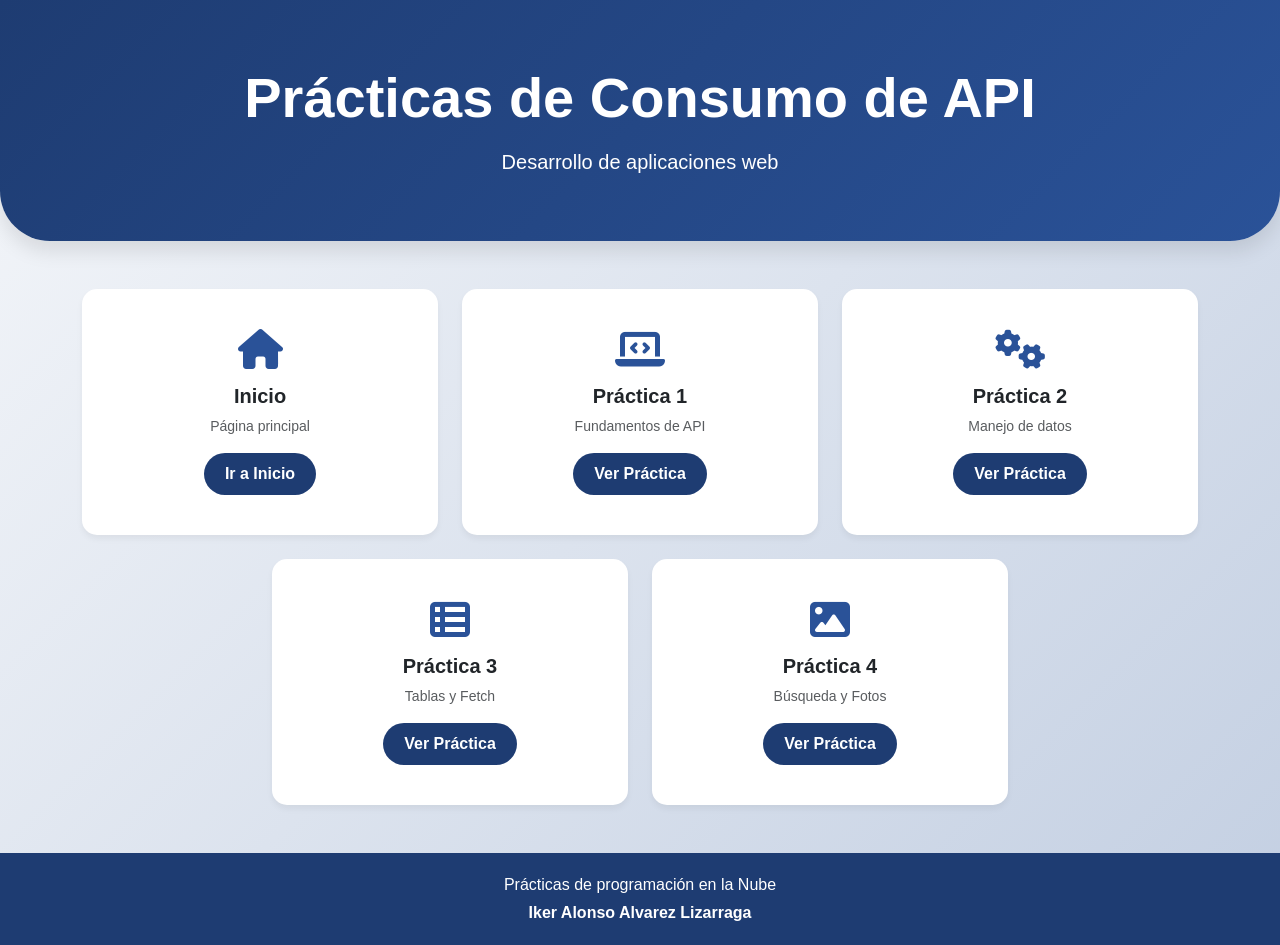
<file: index.html>
<!DOCTYPE html>
<html lang="es">
<head>
    <meta charset="UTF-8">
    <meta name="viewport" content="width=device-width, initial-scale=1.0">
    <title>Prácticas de Consumo de API</title>
    <!-- Bootstrap -->
    <link href="https://cdn.jsdelivr.net/npm/bootstrap@5.3.0/dist/css/bootstrap.min.css" rel="stylesheet">
    <!-- FontAwesome para los iconos -->
    <link rel="stylesheet" href="https://cdnjs.cloudflare.com/ajax/libs/font-awesome/6.4.0/css/all.min.css">
    
    <style>
        /* Estilos personalizados */
        body {
            background: linear-gradient(135deg, #f5f7fa 0%, #c3cfe2 100%);
            min-height: 100vh;
            display: flex;
            flex-direction: column;
            font-family: 'Segoe UI', Tahoma, Geneva, Verdana, sans-serif;
        }

        /* Encabezado estético */
        .hero-section {
            background: linear-gradient(135deg, #1e3c72 0%, #2a5298 100%);
            color: white;
            border-bottom-left-radius: 50px;
            border-bottom-right-radius: 50px;
            box-shadow: 0 10px 20px rgba(0,0,0,0.1);
            padding: 4rem 1rem;
        }

        /* Estilo de las tarjetas */
        .card-practica {
            border: none;
            border-radius: 15px;
            transition: all 0.3s ease;
            background-color: white;
            box-shadow: 0 4px 6px rgba(0,0,0,0.05);
        }

        .card-practica:hover {
            transform: translateY(-10px);
            box-shadow: 0 15px 30px rgba(0,0,0,0.15);
        }

        .card-icon {
            font-size: 2.5rem;
            color: #2a5298;
            margin-bottom: 15px;
        }

        .btn-custom {
            background-color: #1e3c72;
            color: white;
            border-radius: 30px;
            padding: 8px 20px;
            font-weight: 600;
            transition: background-color 0.3s;
        }

        .btn-custom:hover {
            background-color: #2a5298;
            color: white;
        }

        /* Footer siempre abajo */
        footer {
            margin-top: auto;
            background-color: #1e3c72;
            color: white;
            padding: 20px 0;
        }
    </style>
</head>
<body>

    <!-- Encabezado -->
    <header class="hero-section text-center">
        <div class="container">
            <h1 class="display-4 fw-bold mb-3">Prácticas de Consumo de API</h1>
            <p class="lead mb-0">Desarrollo de aplicaciones web</p>
        </div>
    </header>

    <!-- Contenedor principal con las tarjetas -->
    <main class="container my-5">
        <div class="row g-4 justify-content-center">

            <!-- Botón Inicio -->
            <div class="col-12 col-md-6 col-lg-4">
                <div class="card card-practica text-center h-100 p-4">
                    <div class="card-body d-flex flex-column align-items-center justify-content-center">
                        <i class="fa-solid fa-house card-icon"></i>
                        <h5 class="card-title fw-bold">Inicio</h5>
                        <p class="text-muted small">Página principal</p>
                        <a href="index.html" class="btn btn-custom mt-auto">Ir a Inicio</a>
                    </div>
                </div>
            </div>

            <!-- Práctica 1 -->
            <div class="col-12 col-md-6 col-lg-4">
                <div class="card card-practica text-center h-100 p-4">
                    <div class="card-body d-flex flex-column align-items-center justify-content-center">
                        <i class="fa-solid fa-laptop-code card-icon"></i>
                        <h5 class="card-title fw-bold">Práctica 1</h5>
                        <p class="text-muted small">Fundamentos de API</p>
                        <a href="practica1.html" class="btn btn-custom mt-auto">Ver Práctica</a>
                    </div>
                </div>
            </div>

            <!-- Práctica 2 -->
            <div class="col-12 col-md-6 col-lg-4">
                <div class="card card-practica text-center h-100 p-4">
                    <div class="card-body d-flex flex-column align-items-center justify-content-center">
                        <i class="fa-solid fa-gears card-icon"></i>
                        <h5 class="card-title fw-bold">Práctica 2</h5>
                        <p class="text-muted small">Manejo de datos</p>
                        <a href="practica2.html" class="btn btn-custom mt-auto">Ver Práctica</a>
                    </div>
                </div>
            </div>

            <!-- Práctica 3 -->
            <div class="col-12 col-md-6 col-lg-4">
                <div class="card card-practica text-center h-100 p-4">
                    <div class="card-body d-flex flex-column align-items-center justify-content-center">
                        <i class="fa-solid fa-table-list card-icon"></i>
                        <h5 class="card-title fw-bold">Práctica 3</h5>
                        <p class="text-muted small">Tablas y Fetch</p>
                        <a href="practica3.html" class="btn btn-custom mt-auto">Ver Práctica</a>
                    </div>
                </div>
            </div>

            <!-- Práctica 4 -->
            <div class="col-12 col-md-6 col-lg-4">
                <div class="card card-practica text-center h-100 p-4">
                    <div class="card-body d-flex flex-column align-items-center justify-content-center">
                        <i class="fa-solid fa-image card-icon"></i>
                        <h5 class="card-title fw-bold">Práctica 4</h5>
                        <p class="text-muted small">Búsqueda y Fotos</p>
                        <a href="practica4.html" class="btn btn-custom mt-auto">Ver Práctica</a>
                    </div>
                </div>
            </div>

        </div>
    </main>

    <!-- Footer -->
    <footer class="text-center">
        <div class="container">
            <p class="mb-1">Prácticas de programación en la Nube</p>
            <p class="mb-0 fw-bold">Iker Alonso Alvarez Lizarraga</p>
        </div>
    </footer>

    <!-- Bootstrap JS (opcional, pero recomendado) -->
    <script src="https://cdn.jsdelivr.net/npm/bootstrap@5.3.0/dist/js/bootstrap.bundle.min.js"></script>
</body>
</html>
</file>
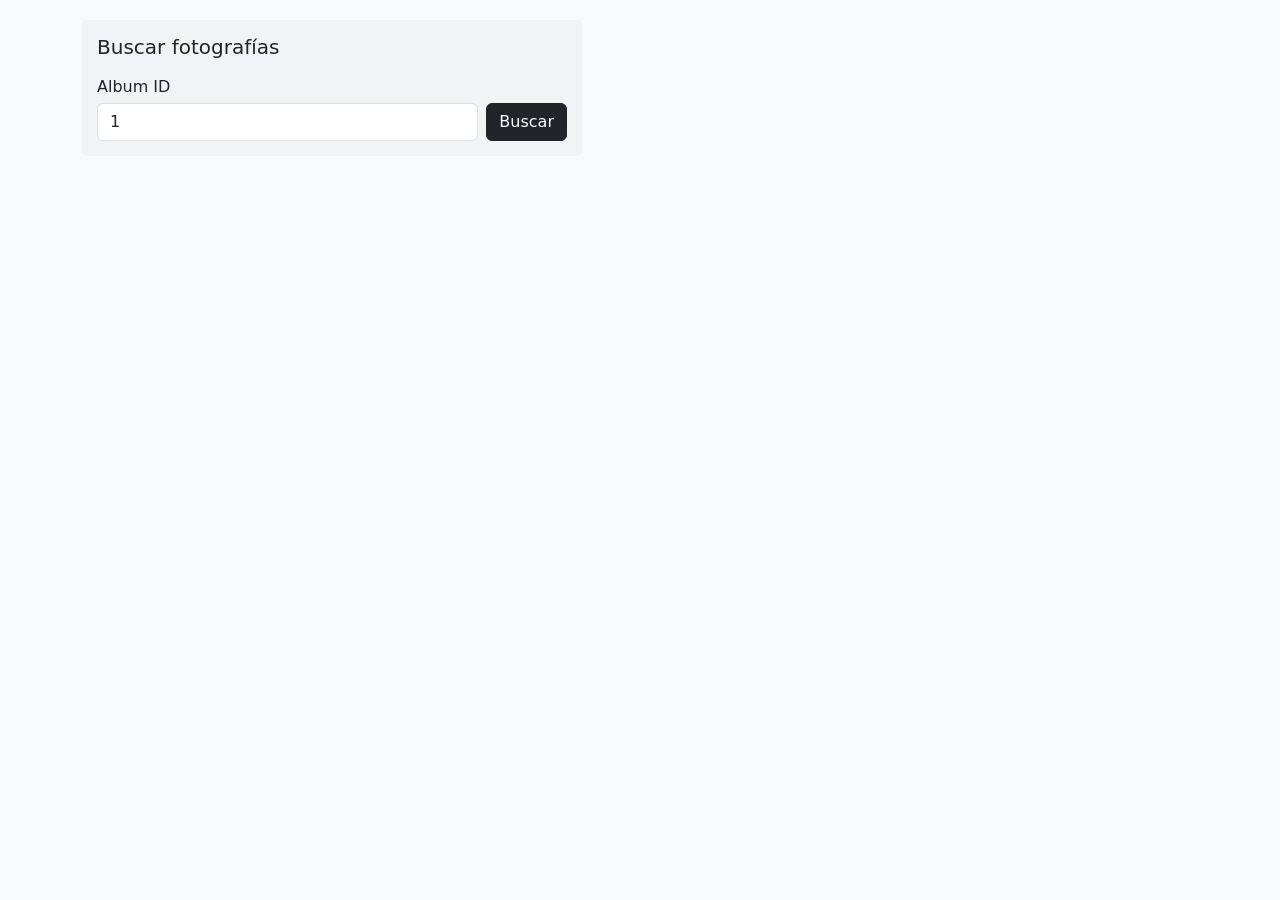
<file: practica4.html>
<!DOCTYPE html>
<html lang="es">
<head>
    <meta charset="UTF-8">
    <meta name="viewport" content="width=device-width, initial-scale=1.0">
    <title>Práctica 04 - Buscar Fotografías</title>
    <!-- Bootstrap -->
    <link href="https://cdn.jsdelivr.net/npm/bootstrap@5.3.0/dist/css/bootstrap.min.css" rel="stylesheet">
    <style>
        body {
            background-color: #f8f9fa;
            padding: 20px;
        }
        .search-box {
            background-color: #f1f3f5;
            padding: 15px;
            border-radius: 5px;
            margin-bottom: 20px;
            max-width: 500px;
        }
        .foto-card {
            background: white;
            border: 1px solid #dee2e6;
            border-radius: 5px;
            padding: 15px;
            margin-bottom: 15px;
            display: flex;
            align-items: center;
            max-width: 600px;
        }
        .foto-card img {
            width: 100px;
            height: 100px;
            object-fit: cover;
            margin-right: 20px;
            border-radius: 5px;
        }
    </style>
</head>
<body>

    <div class="container">
        <!-- Cuadro de búsqueda -->
        <div class="search-box">
            <h5 class="mb-3">Buscar fotografías</h5>
            <div class="d-flex align-items-end">
                <div class="flex-grow-1 me-2">
                    <label for="inputAlbumId" class="form-label mb-1">Album ID</label>
                    <input type="number" class="form-control" id="inputAlbumId" value="1">
                </div>
                <button class="btn btn-dark" id="btnBuscar">Buscar</button>
            </div>
        </div>

        <!-- Contenedor de resultados -->
        <div id="contenedorResultados">
            <!-- Aquí se inyectarán las fotos -->
        </div>
    </div>

    <!-- Enlace al JS -->
    <script src="../JS/prac4.js"></script>
</body>
</html>
</file>
